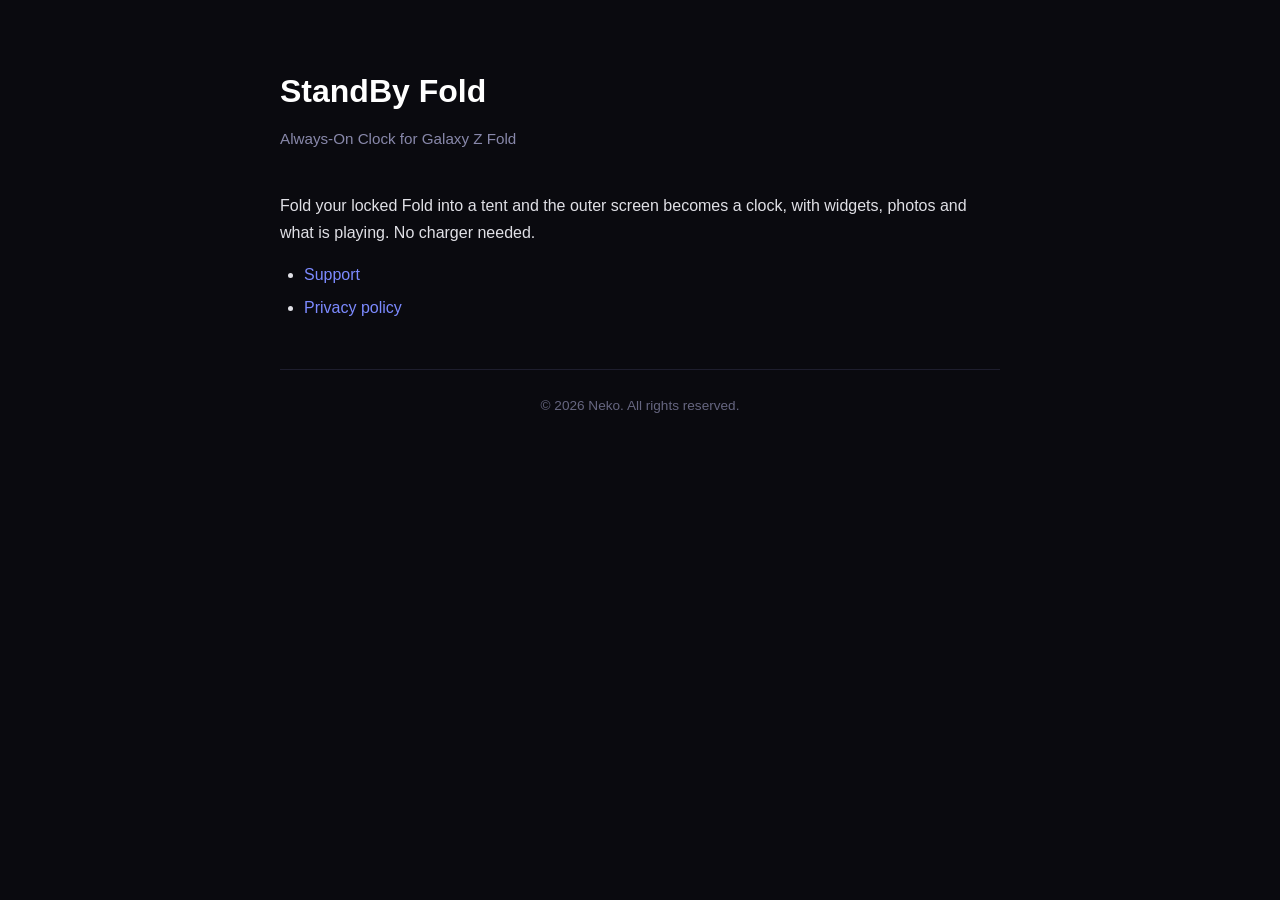
<file: index.html>
<!doctype html><html lang="en"><head><meta charset="utf-8"><meta name="viewport" content="width=device-width, initial-scale=1"><title>StandBy Fold</title><link rel="stylesheet" href="style.css"></head><body><div class="container"><h1>StandBy Fold</h1><p class="subtitle">Always-On Clock for Galaxy Z Fold</p><p>Fold your locked Fold into a tent and the outer screen becomes a clock, with widgets, photos and what is playing. No charger needed.</p><ul><li><a href="support/">Support</a></li><li><a href="privacy/">Privacy policy</a></li></ul><div class="footer">&copy; 2026 Neko. All rights reserved.</div></div></body></html>
</file>
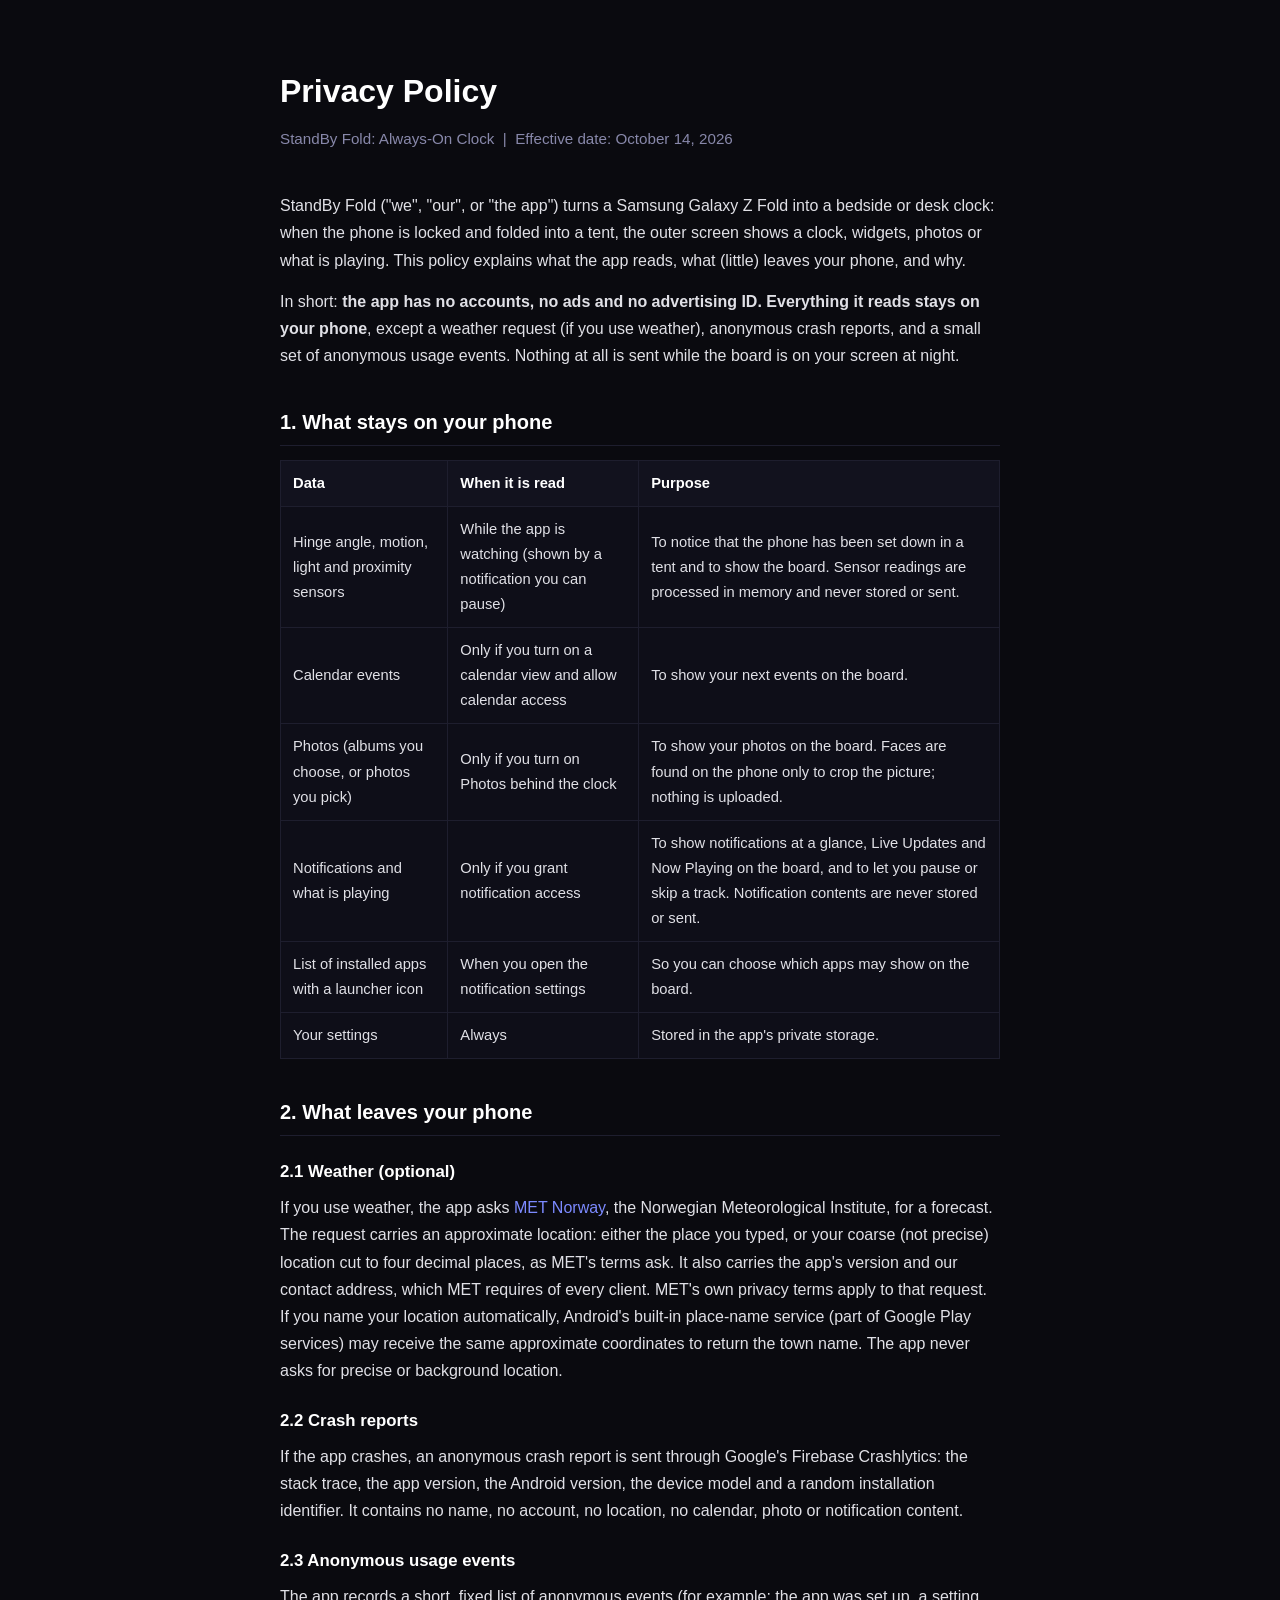
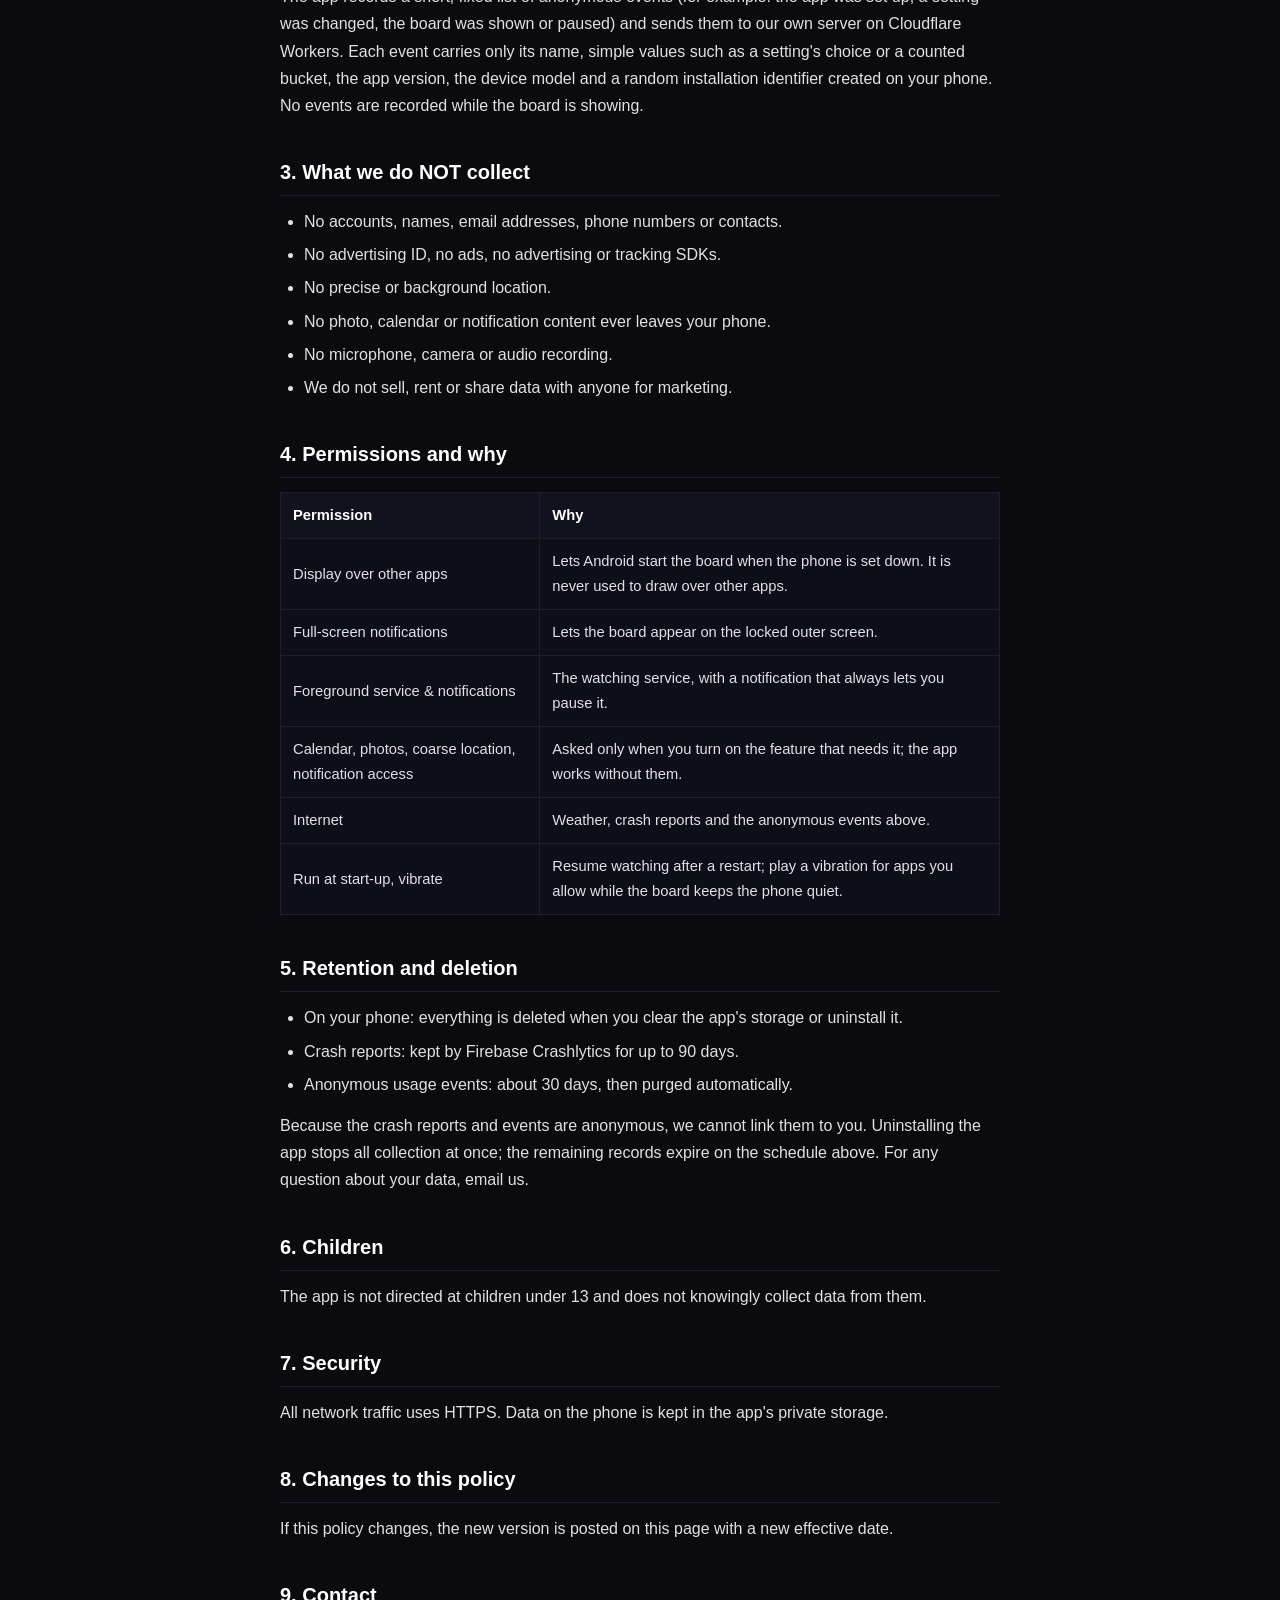
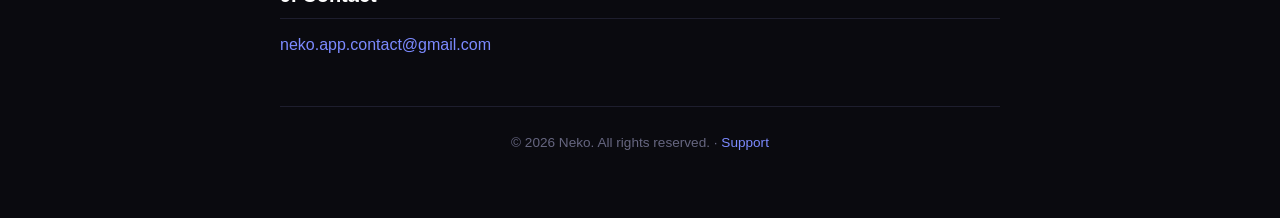
<file: privacy/index.html>
<!doctype html>
<html lang="en">
<head>
<meta charset="utf-8">
<meta name="viewport" content="width=device-width, initial-scale=1">
<title>Privacy Policy — StandBy Fold</title>
<link rel="stylesheet" href="../style.css">
</head>
<body>
<div class="container">
<h1>Privacy Policy</h1>
<p class="subtitle">StandBy Fold: Always-On Clock &nbsp;|&nbsp; Effective date: October 14, 2026</p>

<p>StandBy Fold ("we", "our", or "the app") turns a Samsung Galaxy Z Fold into a bedside or desk clock: when the
phone is locked and folded into a tent, the outer screen shows a clock, widgets, photos or what is playing. This
policy explains what the app reads, what (little) leaves your phone, and why.</p>

<p>In short: <strong>the app has no accounts, no ads and no advertising ID. Everything it reads stays on your
phone</strong>, except a weather request (if you use weather), anonymous crash reports, and a small set of anonymous
usage events. Nothing at all is sent while the board is on your screen at night.</p>

<h2>1. What stays on your phone</h2>
<table>
<tr><th>Data</th><th>When it is read</th><th>Purpose</th></tr>
<tr><td>Hinge angle, motion, light and proximity sensors</td><td>While the app is watching (shown by a notification you can pause)</td><td>To notice that the phone has been set down in a tent and to show the board. Sensor readings are processed in memory and never stored or sent.</td></tr>
<tr><td>Calendar events</td><td>Only if you turn on a calendar view and allow calendar access</td><td>To show your next events on the board.</td></tr>
<tr><td>Photos (albums you choose, or photos you pick)</td><td>Only if you turn on Photos behind the clock</td><td>To show your photos on the board. Faces are found on the phone only to crop the picture; nothing is uploaded.</td></tr>
<tr><td>Notifications and what is playing</td><td>Only if you grant notification access</td><td>To show notifications at a glance, Live Updates and Now Playing on the board, and to let you pause or skip a track. Notification contents are never stored or sent.</td></tr>
<tr><td>List of installed apps with a launcher icon</td><td>When you open the notification settings</td><td>So you can choose which apps may show on the board.</td></tr>
<tr><td>Your settings</td><td>Always</td><td>Stored in the app's private storage.</td></tr>
</table>

<h2>2. What leaves your phone</h2>
<h3>2.1 Weather (optional)</h3>
<p>If you use weather, the app asks <a href="https://api.met.no/">MET Norway</a>, the Norwegian Meteorological
Institute, for a forecast. The request carries an approximate location: either the place you typed, or your coarse
(not precise) location cut to four decimal places, as MET's terms ask. It also carries the app's version and our
contact address, which MET requires of every client. MET's own privacy terms apply to that request. If you name your
location automatically, Android's built-in place-name service (part of Google Play services) may receive the same
approximate coordinates to return the town name. The app never asks for precise or background location.</p>

<h3>2.2 Crash reports</h3>
<p>If the app crashes, an anonymous crash report is sent through Google's Firebase Crashlytics: the stack trace, the
app version, the Android version, the device model and a random installation identifier. It contains no name, no
account, no location, no calendar, photo or notification content.</p>

<h3>2.3 Anonymous usage events</h3>
<p>The app records a short, fixed list of anonymous events (for example: the app was set up, a setting was changed,
the board was shown or paused) and sends them to our own server on Cloudflare Workers. Each event carries only its
name, simple values such as a setting's choice or a counted bucket, the app version, the device model and a random
installation identifier created on your phone. No events are recorded while the board is showing.</p>

<h2>3. What we do NOT collect</h2>
<ul>
<li>No accounts, names, email addresses, phone numbers or contacts.</li>
<li>No advertising ID, no ads, no advertising or tracking SDKs.</li>
<li>No precise or background location.</li>
<li>No photo, calendar or notification content ever leaves your phone.</li>
<li>No microphone, camera or audio recording.</li>
<li>We do not sell, rent or share data with anyone for marketing.</li>
</ul>

<h2>4. Permissions and why</h2>
<table>
<tr><th>Permission</th><th>Why</th></tr>
<tr><td>Display over other apps</td><td>Lets Android start the board when the phone is set down. It is never used to draw over other apps.</td></tr>
<tr><td>Full-screen notifications</td><td>Lets the board appear on the locked outer screen.</td></tr>
<tr><td>Foreground service &amp; notifications</td><td>The watching service, with a notification that always lets you pause it.</td></tr>
<tr><td>Calendar, photos, coarse location, notification access</td><td>Asked only when you turn on the feature that needs it; the app works without them.</td></tr>
<tr><td>Internet</td><td>Weather, crash reports and the anonymous events above.</td></tr>
<tr><td>Run at start-up, vibrate</td><td>Resume watching after a restart; play a vibration for apps you allow while the board keeps the phone quiet.</td></tr>
</table>

<h2>5. Retention and deletion</h2>
<ul>
<li>On your phone: everything is deleted when you clear the app's storage or uninstall it.</li>
<li>Crash reports: kept by Firebase Crashlytics for up to 90 days.</li>
<li>Anonymous usage events: about 30 days, then purged automatically.</li>
</ul>
<p>Because the crash reports and events are anonymous, we cannot link them to you. Uninstalling the app stops all
collection at once; the remaining records expire on the schedule above. For any question about your data, email
us.</p>

<h2>6. Children</h2>
<p>The app is not directed at children under 13 and does not knowingly collect data from them.</p>

<h2>7. Security</h2>
<p>All network traffic uses HTTPS. Data on the phone is kept in the app's private storage.</p>

<h2>8. Changes to this policy</h2>
<p>If this policy changes, the new version is posted on this page with a new effective date.</p>

<h2>9. Contact</h2>
<p><a href="mailto:neko.app.contact@gmail.com">neko.app.contact@gmail.com</a></p>

<div class="footer">&copy; 2026 Neko. All rights reserved. · <a href="../support/">Support</a></div>
</div>
</body>
</html>
</file>
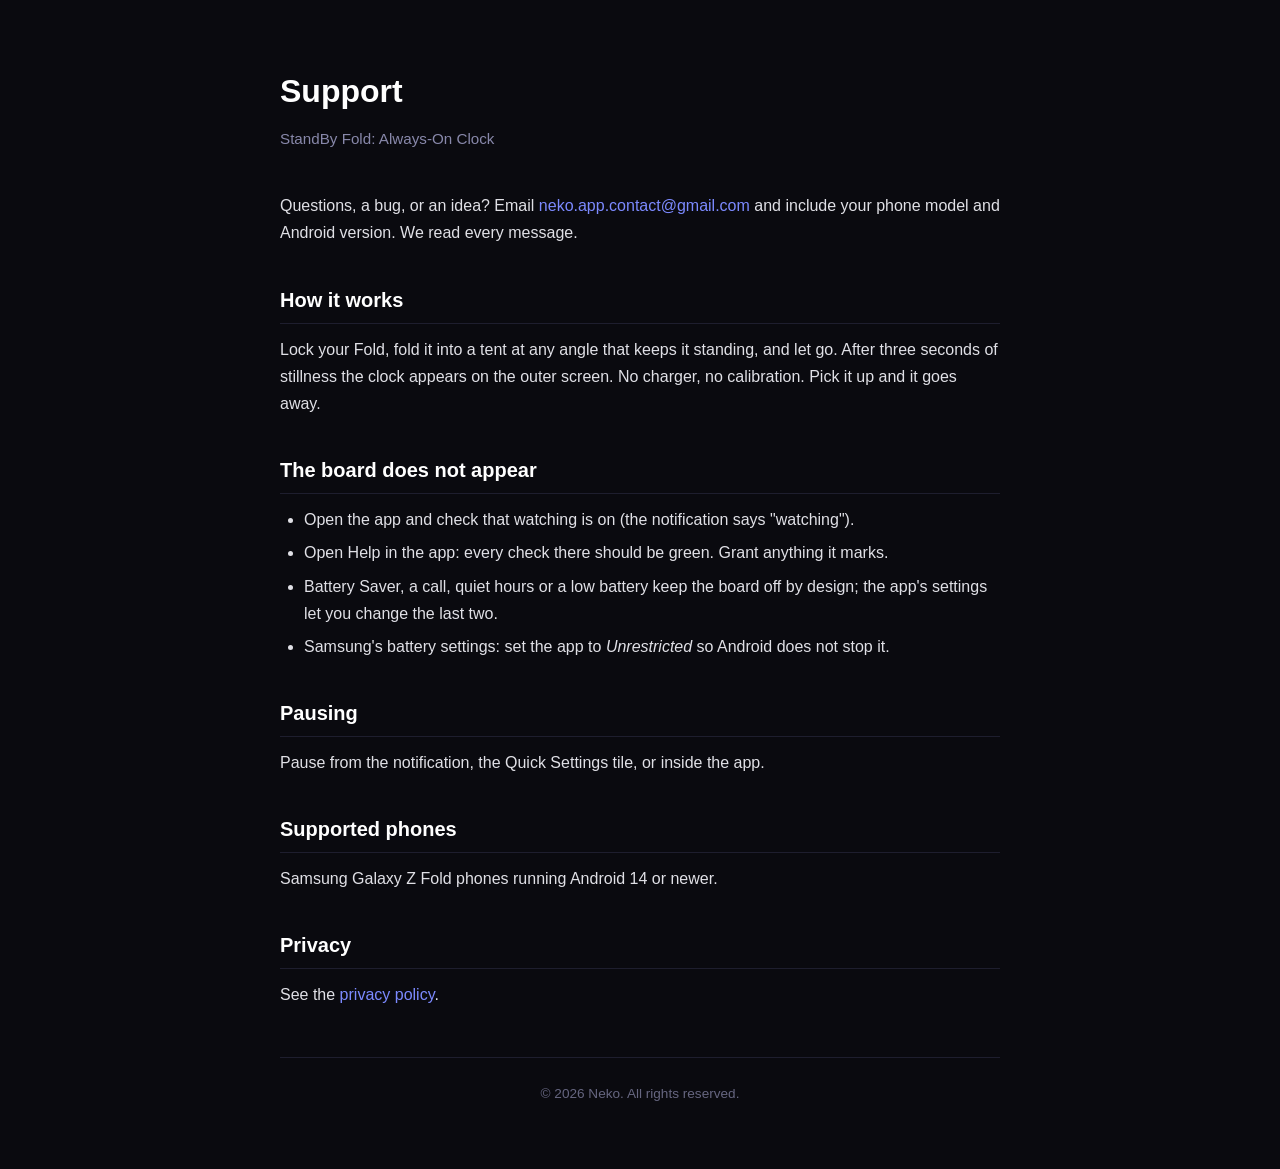
<file: support/index.html>
<!doctype html>
<html lang="en">
<head>
<meta charset="utf-8">
<meta name="viewport" content="width=device-width, initial-scale=1">
<title>Support — StandBy Fold</title>
<link rel="stylesheet" href="../style.css">
</head>
<body>
<div class="container">
<h1>Support</h1>
<p class="subtitle">StandBy Fold: Always-On Clock</p>

<p>Questions, a bug, or an idea? Email <a href="mailto:neko.app.contact@gmail.com">neko.app.contact@gmail.com</a>
and include your phone model and Android version. We read every message.</p>

<h2>How it works</h2>
<p>Lock your Fold, fold it into a tent at any angle that keeps it standing, and let go. After three seconds of
stillness the clock appears on the outer screen. No charger, no calibration. Pick it up and it goes away.</p>

<h2>The board does not appear</h2>
<ul>
<li>Open the app and check that watching is on (the notification says "watching").</li>
<li>Open Help in the app: every check there should be green. Grant anything it marks.</li>
<li>Battery Saver, a call, quiet hours or a low battery keep the board off by design; the app's settings let you
change the last two.</li>
<li>Samsung's battery settings: set the app to <em>Unrestricted</em> so Android does not stop it.</li>
</ul>

<h2>Pausing</h2>
<p>Pause from the notification, the Quick Settings tile, or inside the app.</p>

<h2>Supported phones</h2>
<p>Samsung Galaxy Z Fold phones running Android 14 or newer.</p>

<h2>Privacy</h2>
<p>See the <a href="../privacy/">privacy policy</a>.</p>

<div class="footer">&copy; 2026 Neko. All rights reserved.</div>
</div>
</body>
</html>
</file>
<file: style.css>
* { margin: 0; padding: 0; box-sizing: border-box; }
        body {
            font-family: -apple-system, BlinkMacSystemFont, 'Segoe UI', Roboto, Oxygen, sans-serif;
            background: #0a0a0f;
            color: #e0e0e6;
            line-height: 1.7;
            padding: 24px;
        }
        .container {
            max-width: 720px;
            margin: 0 auto;
            padding: 40px 0;
        }
        h1 {
            font-size: 2rem;
            color: #ffffff;
            margin-bottom: 8px;
        }
        .subtitle {
            color: #8888aa;
            font-size: 0.95rem;
            margin-bottom: 40px;
        }
        h2 {
            font-size: 1.25rem;
            color: #ffffff;
            margin-top: 36px;
            margin-bottom: 12px;
            padding-bottom: 6px;
            border-bottom: 1px solid #1e1e2e;
        }
        h3 {
            font-size: 1.05rem;
            color: #ffffff;
            margin-top: 22px;
            margin-bottom: 8px;
        }
        p { margin-bottom: 14px; }
        ul {
            margin: 10px 0 14px 24px;
        }
        li { margin-bottom: 6px; }
        a {
            color: #7c8aff;
            text-decoration: none;
        }
        a:hover { text-decoration: underline; }
        table {
            width: 100%;
            border-collapse: collapse;
            margin: 14px 0;
            font-size: 0.92rem;
        }
        th, td {
            text-align: left;
            padding: 10px 12px;
            border: 1px solid #1e1e2e;
        }
        th {
            background: #12121e;
            color: #ffffff;
            font-weight: 600;
        }
        td { background: #0e0e18; }
        code {
            background: #12121e;
            color: #c7d0ff;
            padding: 1px 6px;
            border-radius: 4px;
            font-size: 0.88em;
            font-family: ui-monospace, SFMono-Regular, Menlo, monospace;
        }
        .badge {
            display: inline-block;
            background: #1a1a2e;
            color: #7c8aff;
            padding: 2px 10px;
            border-radius: 12px;
            font-size: 0.82rem;
            font-weight: 500;
        }
        .footer {
            margin-top: 48px;
            padding-top: 24px;
            border-top: 1px solid #1e1e2e;
            color: #5a5a7a;
            font-size: 0.85rem;
            text-align: center;
        }
    .footer{margin-top:48px;color:#666680;font-size:.85rem}
</file>
